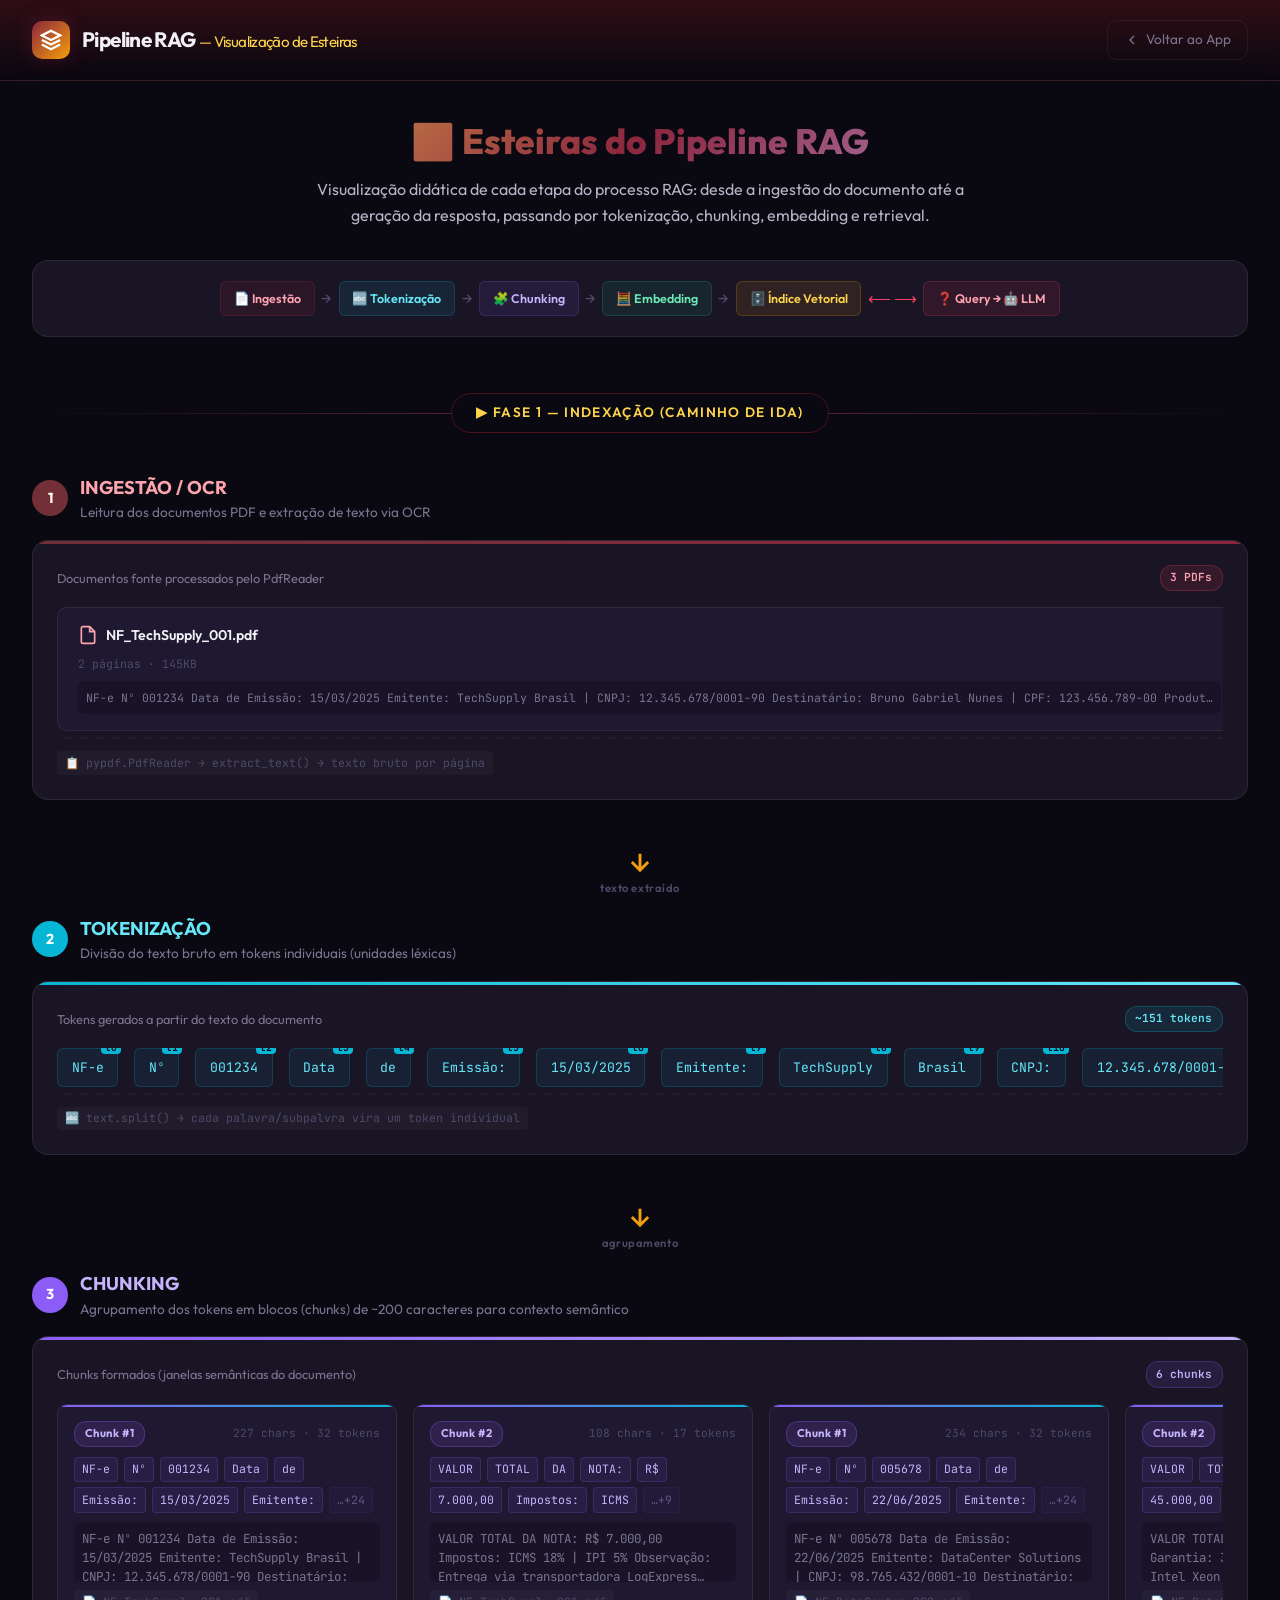
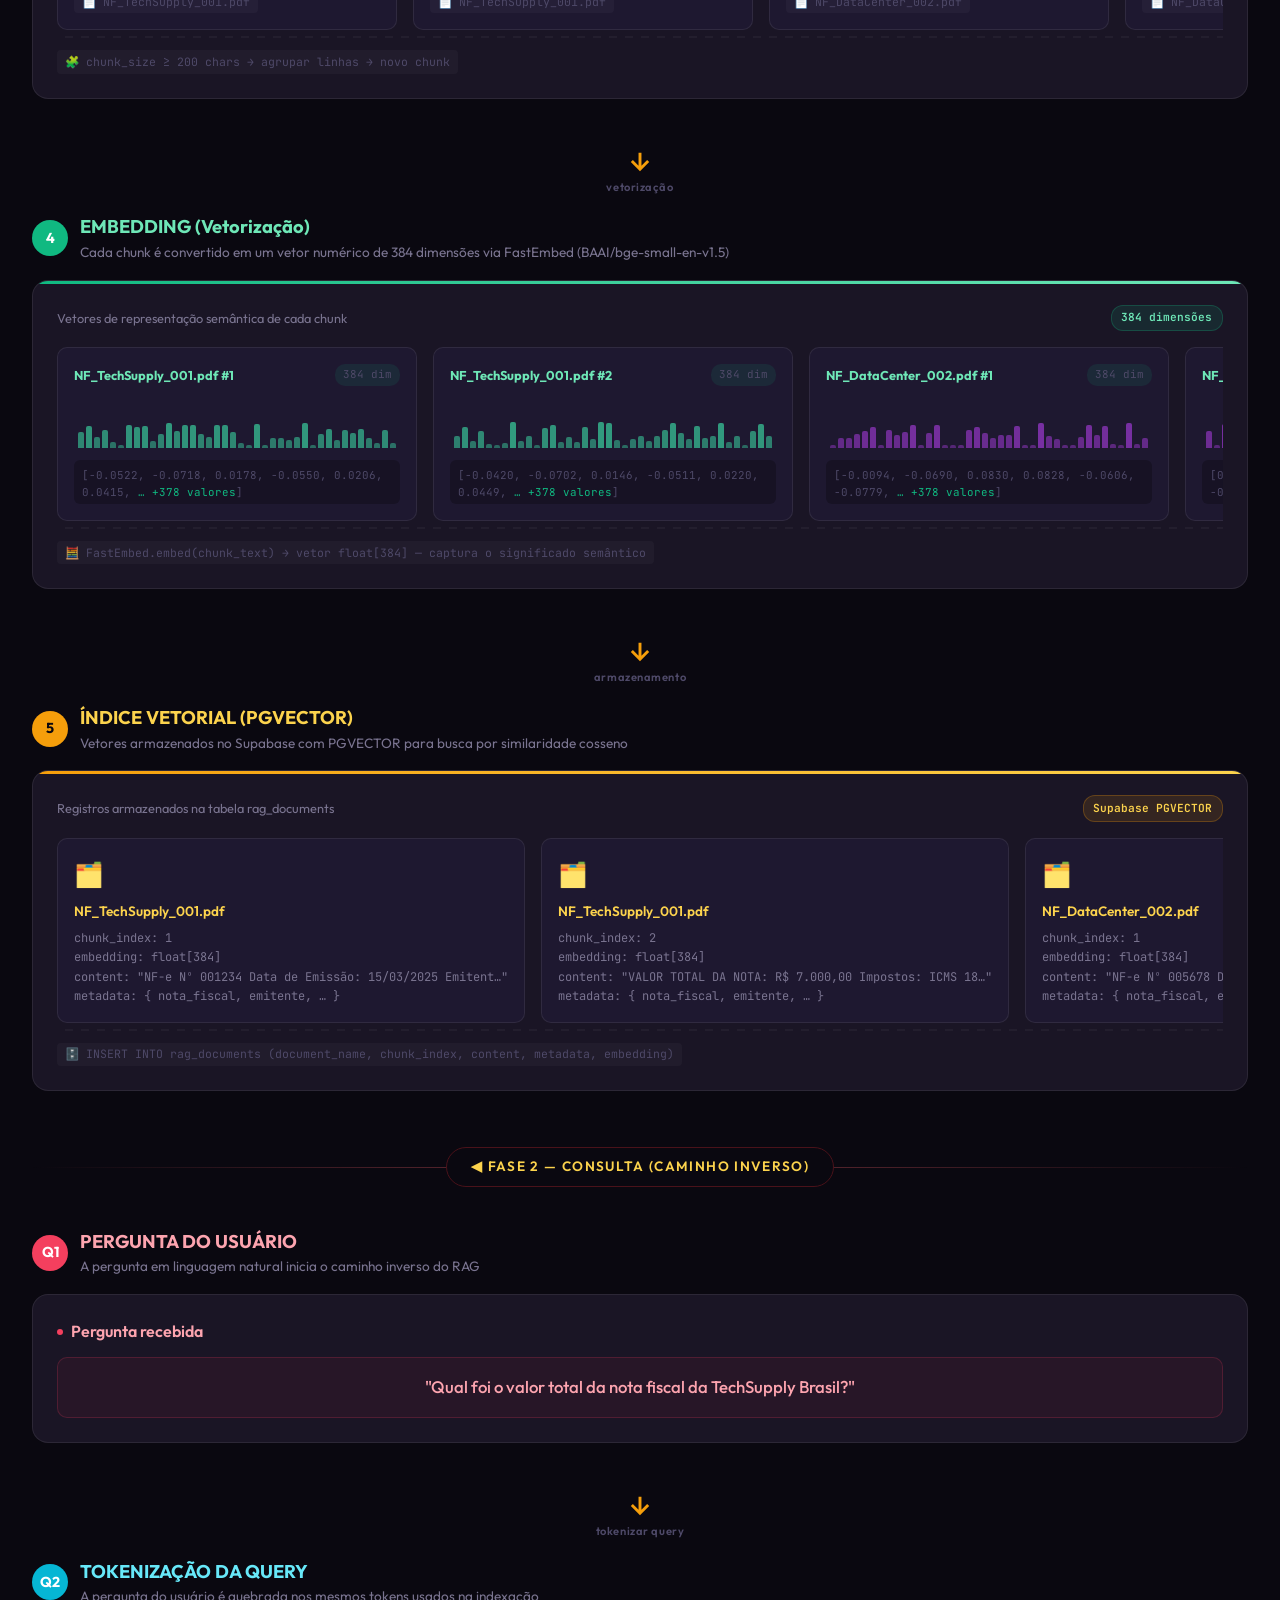
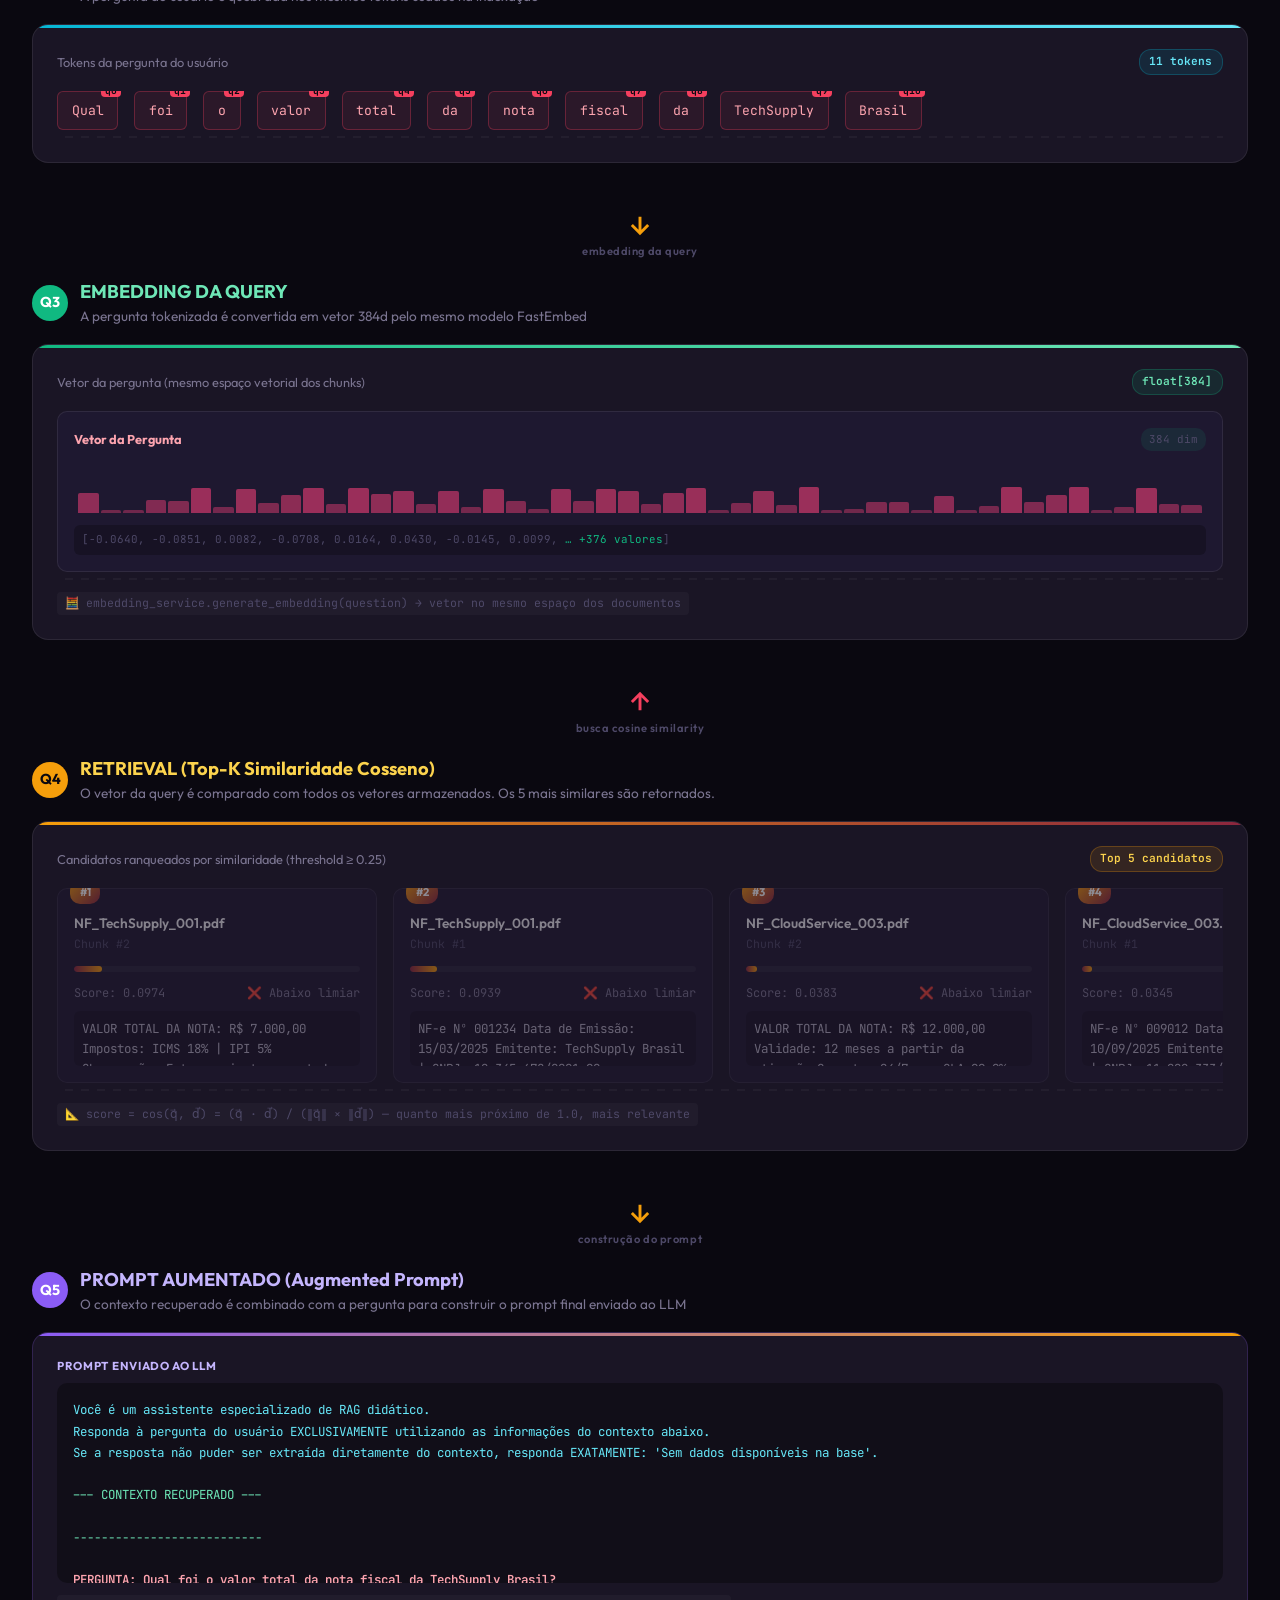
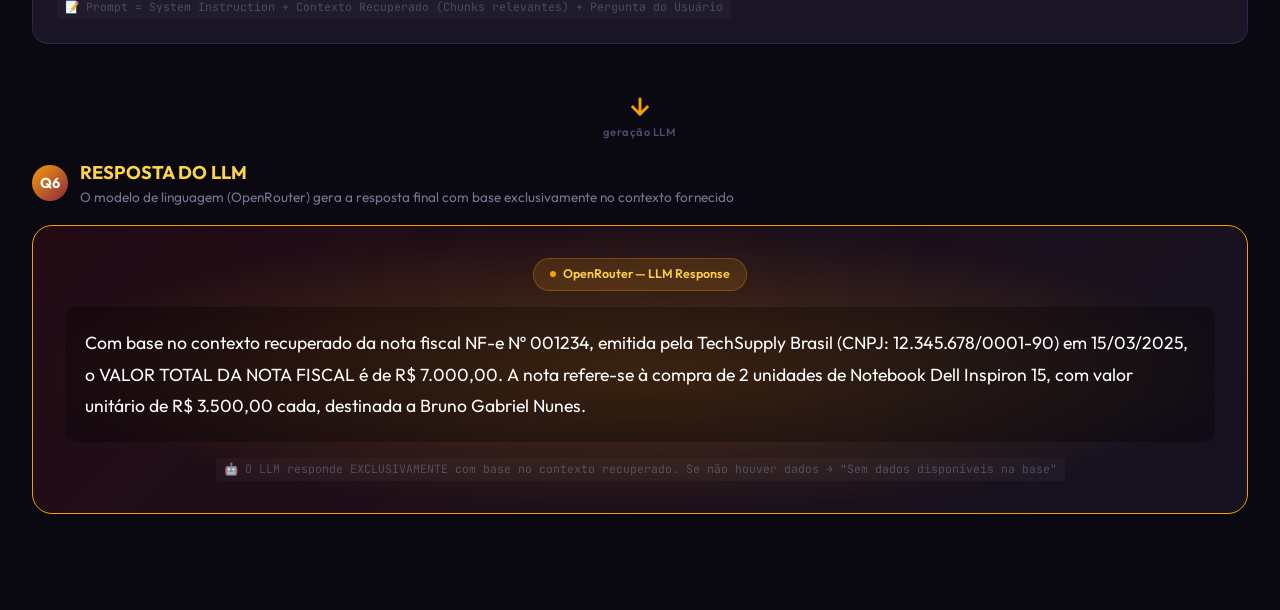
<file: static/pipeline.html>
<!DOCTYPE html>
<html lang="pt-BR">
<head>
    <meta charset="UTF-8">
    <meta name="viewport" content="width=device-width, initial-scale=1.0">
    <title>RAG Pipeline — Visualização de Esteiras | Bruno Gabriel Nunes</title>
    <meta name="description" content="Visualização didática completa do pipeline RAG com esteiras animadas: tokenização, chunks, embeddings, retrieval e geração de resposta.">
    <link href="https://fonts.googleapis.com/css2?family=Outfit:wght@300;400;500;600;700;800&family=JetBrains+Mono:wght@400;500;600&display=swap" rel="stylesheet">
    <style>
        /* ===== DESIGN TOKENS ===== */
        :root {
            --bg-deep: #0A0810;
            --bg-primary: #110E18;
            --bg-card: #1A1525;
            --bg-card-alt: #1E1830;
            --bg-card-hover: #241D36;
            --bg-surface: #0F0C16;

            --wine-primary: #722F37;
            --wine-dark: #4A121A;
            --wine-light: #8B263E;
            --wine-glow: rgba(139, 38, 62, 0.35);

            --gold-primary: #F59E0B;
            --gold-light: #FCD34D;
            --gold-glow: rgba(245, 158, 11, 0.25);

            --cyan-primary: #06B6D4;
            --cyan-light: #67E8F9;
            --cyan-glow: rgba(6, 182, 212, 0.25);

            --emerald-primary: #10B981;
            --emerald-light: #6EE7B7;
            --emerald-glow: rgba(16, 185, 129, 0.2);

            --violet-primary: #8B5CF6;
            --violet-light: #C4B5FD;
            --violet-glow: rgba(139, 92, 246, 0.25);

            --rose-primary: #F43F5E;
            --rose-light: #FDA4AF;
            --rose-glow: rgba(244, 63, 94, 0.2);

            --amber-primary: #F59E0B;

            --text-main: #F1F0F5;
            --text-secondary: #B8B3C7;
            --text-muted: #7A7490;
            --text-dim: #4E4968;

            --border-subtle: rgba(255,255,255,0.06);
            --border-card: rgba(255,255,255,0.08);

            --font-sans: 'Outfit', -apple-system, sans-serif;
            --font-mono: 'JetBrains Mono', monospace;

            --radius-sm: 6px;
            --radius-md: 10px;
            --radius-lg: 16px;
            --radius-xl: 20px;
        }

        * { box-sizing: border-box; margin: 0; padding: 0; }
        html { scroll-behavior: smooth; }
        body {
            background: var(--bg-deep);
            color: var(--text-main);
            font-family: var(--font-sans);
            line-height: 1.6;
            min-height: 100vh;
            overflow-x: hidden;
        }

        /* ===== GLOBAL SCROLLBAR ===== */
        ::-webkit-scrollbar { width: 6px; height: 6px; }
        ::-webkit-scrollbar-track { background: transparent; }
        ::-webkit-scrollbar-thumb { background: var(--wine-dark); border-radius: 3px; }

        /* ===== HEADER ===== */
        .header {
            background: linear-gradient(180deg, rgba(74,18,26,0.6) 0%, transparent 100%);
            border-bottom: 1px solid var(--border-subtle);
            padding: 1.25rem 2rem;
            display: flex;
            align-items: center;
            justify-content: space-between;
            position: sticky;
            top: 0;
            z-index: 100;
            backdrop-filter: blur(20px);
            -webkit-backdrop-filter: blur(20px);
        }

        .header-brand {
            display: flex;
            align-items: center;
            gap: 0.75rem;
        }

        .header-logo {
            width: 38px;
            height: 38px;
            background: linear-gradient(135deg, var(--wine-light), var(--gold-primary));
            border-radius: 10px;
            display: flex;
            align-items: center;
            justify-content: center;
            box-shadow: 0 0 20px var(--wine-glow);
        }

        .header-title {
            font-size: 1.3rem;
            font-weight: 700;
            letter-spacing: -0.03em;
        }

        .header-title span {
            color: var(--gold-light);
            font-weight: 400;
            font-size: 0.95rem;
        }

        .back-link {
            color: var(--text-muted);
            text-decoration: none;
            font-size: 0.85rem;
            display: flex;
            align-items: center;
            gap: 0.4rem;
            transition: color 0.2s;
            padding: 0.5rem 1rem;
            border-radius: var(--radius-md);
            border: 1px solid var(--border-subtle);
        }
        .back-link:hover { color: var(--gold-light); border-color: var(--gold-primary); }

        /* ===== MAIN CONTAINER ===== */
        .main-container {
            max-width: 1440px;
            margin: 0 auto;
            padding: 2rem 2rem 4rem;
        }

        /* ===== SECTION HEADERS ===== */
        .section-header {
            margin-bottom: 2rem;
            text-align: center;
        }

        .section-header h1 {
            font-size: 2.2rem;
            font-weight: 800;
            background: linear-gradient(135deg, var(--gold-light), var(--wine-light), var(--violet-light));
            -webkit-background-clip: text;
            -webkit-text-fill-color: transparent;
            background-clip: text;
            margin-bottom: 0.5rem;
        }

        .section-header p {
            color: var(--text-secondary);
            font-size: 1rem;
            max-width: 700px;
            margin: 0 auto;
        }

        .section-divider {
            text-align: center;
            margin: 3.5rem 0 2.5rem;
            position: relative;
        }

        .section-divider::before {
            content: '';
            position: absolute;
            left: 0;
            right: 0;
            top: 50%;
            height: 1px;
            background: linear-gradient(90deg, transparent, var(--wine-primary), transparent);
        }

        .section-divider .divider-label {
            display: inline-block;
            background: var(--bg-deep);
            padding: 0.5rem 1.5rem;
            position: relative;
            z-index: 1;
            font-size: 0.85rem;
            font-weight: 600;
            color: var(--gold-light);
            letter-spacing: 0.1em;
            text-transform: uppercase;
            border: 1px solid var(--wine-dark);
            border-radius: 20px;
        }

        /* ===== CONVEYOR BELT (ESTEIRA) ===== */
        .conveyor-section {
            margin-bottom: 2rem;
        }

        .conveyor-label {
            display: flex;
            align-items: center;
            gap: 0.75rem;
            margin-bottom: 1rem;
        }

        .conveyor-number {
            width: 36px;
            height: 36px;
            border-radius: 50%;
            display: flex;
            align-items: center;
            justify-content: center;
            font-weight: 700;
            font-size: 0.9rem;
            flex-shrink: 0;
        }

        .conveyor-title {
            font-size: 1.15rem;
            font-weight: 700;
        }

        .conveyor-desc {
            font-size: 0.85rem;
            color: var(--text-muted);
        }

        .conveyor-belt {
            background: var(--bg-card);
            border: 1px solid var(--border-card);
            border-radius: var(--radius-lg);
            overflow: hidden;
            position: relative;
        }

        .conveyor-belt::before {
            content: '';
            position: absolute;
            top: 0;
            left: 0;
            right: 0;
            height: 3px;
            border-radius: var(--radius-lg) var(--radius-lg) 0 0;
        }

        .belt-inner {
            padding: 1.5rem;
        }

        .belt-track {
            display: flex;
            align-items: stretch;
            gap: 1rem;
            overflow-x: auto;
            padding-bottom: 0.5rem;
        }

        .belt-track::-webkit-scrollbar { height: 4px; }
        .belt-track::-webkit-scrollbar-thumb { background: var(--wine-dark); border-radius: 2px; }

        /* ===== FLOW ARROWS BETWEEN SECTIONS ===== */
        .flow-connector {
            display: flex;
            align-items: center;
            justify-content: center;
            padding: 1rem 0;
        }

        .flow-arrow {
            display: flex;
            flex-direction: column;
            align-items: center;
            gap: 0.25rem;
            color: var(--gold-primary);
            animation: pulseArrow 2s ease-in-out infinite;
        }

        @keyframes pulseArrow {
            0%, 100% { opacity: 0.5; transform: translateY(0); }
            50% { opacity: 1; transform: translateY(4px); }
        }

        .flow-arrow svg { width: 28px; height: 28px; }
        .flow-arrow span {
            font-size: 0.7rem;
            font-weight: 600;
            color: var(--text-dim);
            letter-spacing: 0.05em;
        }

        /* ===== TOKEN ITEMS ===== */
        .token-item {
            background: rgba(6, 182, 212, 0.08);
            border: 1px solid rgba(6, 182, 212, 0.2);
            padding: 0.5rem 0.85rem;
            border-radius: var(--radius-sm);
            font-family: var(--font-mono);
            font-size: 0.82rem;
            color: var(--cyan-light);
            white-space: nowrap;
            flex-shrink: 0;
            transition: all 0.25s;
            cursor: default;
            position: relative;
        }

        .token-item:hover {
            background: rgba(6, 182, 212, 0.18);
            border-color: var(--cyan-primary);
            transform: translateY(-2px);
            box-shadow: 0 4px 12px var(--cyan-glow);
        }

        .token-item .token-id {
            position: absolute;
            top: -8px;
            right: -4px;
            background: var(--cyan-primary);
            color: var(--bg-deep);
            font-size: 0.6rem;
            font-weight: 700;
            padding: 0 4px;
            border-radius: 4px;
            line-height: 1.4;
        }

        /* ===== CHUNK CARDS ===== */
        .chunk-card {
            background: var(--bg-card-alt);
            border: 1px solid var(--border-card);
            border-radius: var(--radius-md);
            padding: 1rem;
            min-width: 280px;
            max-width: 340px;
            flex-shrink: 0;
            transition: all 0.3s;
            position: relative;
            overflow: hidden;
        }

        .chunk-card::before {
            content: '';
            position: absolute;
            top: 0;
            left: 0;
            right: 0;
            height: 2px;
        }

        .chunk-card:hover {
            border-color: var(--violet-primary);
            transform: translateY(-3px);
            box-shadow: 0 8px 24px var(--violet-glow);
        }

        .chunk-header {
            display: flex;
            align-items: center;
            justify-content: space-between;
            margin-bottom: 0.6rem;
        }

        .chunk-badge {
            font-size: 0.7rem;
            font-weight: 700;
            padding: 0.2rem 0.6rem;
            border-radius: 12px;
            letter-spacing: 0.05em;
        }

        .chunk-size {
            font-size: 0.7rem;
            color: var(--text-dim);
            font-family: var(--font-mono);
        }

        .chunk-tokens {
            display: flex;
            flex-wrap: wrap;
            gap: 0.35rem;
            margin-bottom: 0.6rem;
        }

        .chunk-tokens .mini-token {
            font-family: var(--font-mono);
            font-size: 0.72rem;
            padding: 0.15rem 0.45rem;
            border-radius: 4px;
            background: rgba(139, 92, 246, 0.1);
            border: 1px solid rgba(139, 92, 246, 0.2);
            color: var(--violet-light);
        }

        .chunk-text-preview {
            font-size: 0.78rem;
            color: var(--text-muted);
            font-family: var(--font-mono);
            line-height: 1.5;
            max-height: 60px;
            overflow: hidden;
            text-overflow: ellipsis;
            background: rgba(0,0,0,0.2);
            padding: 0.5rem;
            border-radius: var(--radius-sm);
        }

        /* ===== EMBEDDING VECTOR CARDS ===== */
        .vector-card {
            background: var(--bg-card-alt);
            border: 1px solid var(--border-card);
            border-radius: var(--radius-md);
            padding: 1rem;
            min-width: 300px;
            max-width: 360px;
            flex-shrink: 0;
            transition: all 0.3s;
            position: relative;
        }

        .vector-card:hover {
            border-color: var(--emerald-primary);
            transform: translateY(-3px);
            box-shadow: 0 8px 24px var(--emerald-glow);
        }

        .vector-header {
            display: flex;
            align-items: center;
            justify-content: space-between;
            margin-bottom: 0.75rem;
        }

        .vector-label {
            font-size: 0.8rem;
            font-weight: 700;
            color: var(--emerald-light);
        }

        .vector-dim {
            font-size: 0.68rem;
            font-family: var(--font-mono);
            color: var(--text-dim);
            background: rgba(16, 185, 129, 0.1);
            padding: 0.15rem 0.5rem;
            border-radius: 10px;
        }

        .vector-bars {
            display: flex;
            align-items: flex-end;
            gap: 2px;
            height: 50px;
            margin-bottom: 0.75rem;
            padding: 0 0.25rem;
        }

        .v-bar {
            flex: 1;
            min-width: 3px;
            border-radius: 2px 2px 0 0;
            transition: height 0.5s ease;
        }

        .vector-values {
            font-family: var(--font-mono);
            font-size: 0.68rem;
            color: var(--text-dim);
            line-height: 1.6;
            max-height: 44px;
            overflow: hidden;
            word-break: break-all;
            background: rgba(0,0,0,0.25);
            padding: 0.4rem 0.5rem;
            border-radius: var(--radius-sm);
        }

        .vector-values .ellipsis {
            color: var(--emerald-primary);
        }

        /* ===== STORAGE CARD ===== */
        .storage-card {
            background: var(--bg-card-alt);
            border: 1px solid var(--border-card);
            border-radius: var(--radius-md);
            padding: 1rem;
            min-width: 260px;
            flex-shrink: 0;
            transition: all 0.3s;
        }

        .storage-card:hover {
            border-color: var(--gold-primary);
            transform: translateY(-3px);
            box-shadow: 0 8px 24px var(--gold-glow);
        }

        .storage-icon {
            font-size: 1.5rem;
            margin-bottom: 0.5rem;
        }

        .storage-label {
            font-size: 0.85rem;
            font-weight: 600;
            color: var(--gold-light);
            margin-bottom: 0.4rem;
        }

        .storage-detail {
            font-size: 0.75rem;
            color: var(--text-muted);
            font-family: var(--font-mono);
        }

        /* ===== REVERSE PATH (QUERY) ===== */
        .query-demo-box {
            background: var(--bg-card);
            border: 1px solid var(--border-card);
            border-radius: var(--radius-lg);
            padding: 1.5rem;
            margin-bottom: 1.5rem;
        }

        .query-demo-title {
            font-size: 1rem;
            font-weight: 600;
            color: var(--rose-light);
            margin-bottom: 0.75rem;
            display: flex;
            align-items: center;
            gap: 0.5rem;
        }

        .query-text-display {
            background: rgba(244, 63, 94, 0.06);
            border: 1px solid rgba(244, 63, 94, 0.2);
            padding: 1rem;
            border-radius: var(--radius-md);
            font-size: 1.05rem;
            color: var(--rose-light);
            font-weight: 500;
            text-align: center;
        }

        /* ===== SIMILARITY MATCH CARDS ===== */
        .match-card {
            background: var(--bg-card-alt);
            border: 1px solid var(--border-card);
            border-radius: var(--radius-md);
            padding: 1rem;
            min-width: 280px;
            max-width: 320px;
            flex-shrink: 0;
            transition: all 0.3s;
            position: relative;
        }

        .match-card:hover {
            border-color: var(--gold-primary);
            transform: translateY(-3px);
            box-shadow: 0 8px 24px var(--gold-glow);
        }

        .match-rank {
            position: absolute;
            top: -8px;
            left: 12px;
            background: linear-gradient(135deg, var(--gold-primary), var(--wine-light));
            color: white;
            font-size: 0.7rem;
            font-weight: 700;
            padding: 0.15rem 0.6rem;
            border-radius: 10px;
        }

        .match-score-bar {
            height: 6px;
            background: rgba(255,255,255,0.05);
            border-radius: 3px;
            margin: 0.75rem 0;
            overflow: hidden;
        }

        .match-score-fill {
            height: 100%;
            border-radius: 3px;
            background: linear-gradient(90deg, var(--wine-light), var(--gold-primary));
            transition: width 1s ease;
        }

        .match-meta {
            display: flex;
            justify-content: space-between;
            font-size: 0.75rem;
            color: var(--text-muted);
            font-family: var(--font-mono);
        }

        .match-content {
            font-size: 0.78rem;
            color: var(--text-secondary);
            font-family: var(--font-mono);
            background: rgba(0,0,0,0.2);
            padding: 0.5rem;
            border-radius: var(--radius-sm);
            max-height: 55px;
            overflow: hidden;
            margin-top: 0.5rem;
        }

        /* ===== PROMPT AUGMENTED ===== */
        .prompt-card {
            background: var(--bg-card);
            border: 1px solid rgba(139, 92, 246, 0.2);
            border-radius: var(--radius-lg);
            padding: 1.5rem;
            position: relative;
            overflow: hidden;
        }

        .prompt-card::before {
            content: '';
            position: absolute;
            top: 0;
            left: 0;
            right: 0;
            height: 3px;
            background: linear-gradient(90deg, var(--violet-primary), var(--gold-primary));
        }

        .prompt-section-label {
            font-size: 0.72rem;
            font-weight: 700;
            color: var(--violet-light);
            letter-spacing: 0.06em;
            text-transform: uppercase;
            margin-bottom: 0.5rem;
        }

        .prompt-block {
            font-family: var(--font-mono);
            font-size: 0.78rem;
            line-height: 1.7;
            background: rgba(0,0,0,0.35);
            padding: 1rem;
            border-radius: var(--radius-md);
            color: var(--text-secondary);
            max-height: 200px;
            overflow-y: auto;
            white-space: pre-wrap;
            word-break: break-word;
        }

        .prompt-block .hl-system { color: var(--cyan-light); }
        .prompt-block .hl-context { color: var(--emerald-light); }
        .prompt-block .hl-question { color: var(--rose-light); font-weight: 600; }

        /* ===== LLM RESPONSE ===== */
        .llm-response-card {
            background: linear-gradient(135deg, rgba(74,18,26,0.4), rgba(26,21,37,0.8));
            border: 1px solid var(--gold-primary);
            border-radius: var(--radius-xl);
            padding: 2rem;
            text-align: center;
            position: relative;
            overflow: hidden;
        }

        .llm-response-card::before {
            content: '';
            position: absolute;
            inset: 0;
            background: radial-gradient(ellipse at center, var(--gold-glow), transparent 70%);
            pointer-events: none;
        }

        .llm-badge {
            display: inline-flex;
            align-items: center;
            gap: 0.4rem;
            background: rgba(245, 158, 11, 0.15);
            border: 1px solid rgba(245, 158, 11, 0.3);
            padding: 0.35rem 1rem;
            border-radius: 20px;
            font-size: 0.78rem;
            font-weight: 600;
            color: var(--gold-light);
            margin-bottom: 1rem;
        }

        .llm-response-text {
            font-size: 1.1rem;
            color: white;
            line-height: 1.8;
            padding: 1.25rem;
            background: rgba(0,0,0,0.3);
            border-radius: var(--radius-md);
            text-align: left;
            position: relative;
            z-index: 1;
        }

        /* ===== INFO TOOLTIP/LABEL ===== */
        .info-label {
            display: inline-flex;
            align-items: center;
            gap: 0.3rem;
            font-size: 0.72rem;
            color: var(--text-dim);
            font-family: var(--font-mono);
            padding: 0.15rem 0.5rem;
            background: rgba(255,255,255,0.03);
            border-radius: 4px;
            margin-top: 0.75rem;
        }

        /* ===== ANIMATED DECORATIONS ===== */
        @keyframes slideInUp {
            from { opacity: 0; transform: translateY(30px); }
            to { opacity: 1; transform: translateY(0); }
        }

        .animate-in {
            animation: slideInUp 0.6s ease forwards;
        }

        .conveyor-section:nth-child(1) { animation-delay: 0.1s; }
        .conveyor-section:nth-child(2) { animation-delay: 0.2s; }
        .conveyor-section:nth-child(3) { animation-delay: 0.3s; }

        /* ===== COLOR THEMES PER STEP ===== */
        .theme-ingest .conveyor-number { background: var(--wine-primary); color: white; }
        .theme-ingest .conveyor-belt::before { background: linear-gradient(90deg, var(--wine-primary), var(--wine-light)); }
        .theme-ingest .conveyor-title { color: var(--rose-light); }

        .theme-token .conveyor-number { background: var(--cyan-primary); color: white; }
        .theme-token .conveyor-belt::before { background: linear-gradient(90deg, var(--cyan-primary), var(--cyan-light)); }
        .theme-token .conveyor-title { color: var(--cyan-light); }

        .theme-chunk .conveyor-number { background: var(--violet-primary); color: white; }
        .theme-chunk .conveyor-belt::before { background: linear-gradient(90deg, var(--violet-primary), var(--violet-light)); }
        .theme-chunk .conveyor-title { color: var(--violet-light); }
        .theme-chunk .chunk-card::before { background: linear-gradient(90deg, var(--violet-primary), var(--cyan-primary)); }
        .theme-chunk .chunk-badge { background: rgba(139,92,246,0.15); color: var(--violet-light); border: 1px solid rgba(139,92,246,0.3); }

        .theme-embed .conveyor-number { background: var(--emerald-primary); color: white; }
        .theme-embed .conveyor-belt::before { background: linear-gradient(90deg, var(--emerald-primary), var(--emerald-light)); }
        .theme-embed .conveyor-title { color: var(--emerald-light); }

        .theme-store .conveyor-number { background: var(--gold-primary); color: var(--bg-deep); }
        .theme-store .conveyor-belt::before { background: linear-gradient(90deg, var(--gold-primary), var(--gold-light)); }
        .theme-store .conveyor-title { color: var(--gold-light); }

        .theme-query .conveyor-number { background: var(--rose-primary); color: white; }
        .theme-query .conveyor-belt::before { background: linear-gradient(90deg, var(--rose-primary), var(--rose-light)); }
        .theme-query .conveyor-title { color: var(--rose-light); }

        .theme-retrieval .conveyor-number { background: var(--gold-primary); color: var(--bg-deep); }
        .theme-retrieval .conveyor-belt::before { background: linear-gradient(90deg, var(--gold-primary), var(--wine-light)); }
        .theme-retrieval .conveyor-title { color: var(--gold-light); }

        .theme-prompt .conveyor-number { background: var(--violet-primary); color: white; }
        .theme-prompt .conveyor-belt::before { background: linear-gradient(90deg, var(--violet-primary), var(--gold-primary)); }
        .theme-prompt .conveyor-title { color: var(--violet-light); }

        .theme-llm .conveyor-number { background: linear-gradient(135deg, var(--gold-primary), var(--wine-light)); color: white; }
        .theme-llm .conveyor-belt::before { background: linear-gradient(90deg, var(--gold-primary), var(--wine-light), var(--violet-primary)); }
        .theme-llm .conveyor-title { color: var(--gold-light); }

        /* ===== DATA PILL ===== */
        .data-pill {
            display: inline-flex;
            align-items: center;
            gap: 0.3rem;
            padding: 0.2rem 0.6rem;
            border-radius: 12px;
            font-size: 0.7rem;
            font-weight: 600;
            font-family: var(--font-mono);
        }

        .pill-cyan { background: rgba(6,182,212,0.12); color: var(--cyan-light); border: 1px solid rgba(6,182,212,0.25); }
        .pill-violet { background: rgba(139,92,246,0.12); color: var(--violet-light); border: 1px solid rgba(139,92,246,0.25); }
        .pill-emerald { background: rgba(16,185,129,0.12); color: var(--emerald-light); border: 1px solid rgba(16,185,129,0.25); }
        .pill-gold { background: rgba(245,158,11,0.12); color: var(--gold-light); border: 1px solid rgba(245,158,11,0.25); }
        .pill-rose { background: rgba(244,63,94,0.12); color: var(--rose-light); border: 1px solid rgba(244,63,94,0.25); }

        /* ===== DOCUMENT SOURCE ===== */
        .doc-source {
            background: var(--bg-card-alt);
            border: 1px solid var(--border-card);
            border-radius: var(--radius-md);
            padding: 1rem 1.25rem;
            min-width: 260px;
            flex-shrink: 0;
            transition: all 0.3s;
        }

        .doc-source:hover {
            border-color: var(--wine-light);
            box-shadow: 0 4px 16px var(--wine-glow);
        }

        .doc-source-icon {
            display: flex;
            align-items: center;
            gap: 0.5rem;
            margin-bottom: 0.5rem;
        }

        .doc-source-icon svg {
            color: var(--rose-light);
        }

        .doc-source-name {
            font-size: 0.88rem;
            font-weight: 600;
            color: var(--text-main);
        }

        .doc-source-meta {
            font-size: 0.72rem;
            color: var(--text-dim);
            font-family: var(--font-mono);
            margin-top: 0.3rem;
        }

        .doc-text-snippet {
            font-family: var(--font-mono);
            font-size: 0.72rem;
            color: var(--text-muted);
            background: rgba(0,0,0,0.2);
            padding: 0.5rem;
            border-radius: var(--radius-sm);
            max-height: 75px;
            overflow: hidden;
            margin-top: 0.5rem;
            line-height: 1.5;
        }

        /* ===== REVERSE ARROW ===== */
        .reverse-flow-arrow {
            color: var(--rose-primary);
        }

        .reverse-flow-arrow svg {
            transform: rotate(180deg);
        }

        /* ===== FULL PIPELINE OVERVIEW ===== */
        .pipeline-overview {
            display: flex;
            align-items: center;
            justify-content: center;
            gap: 0.4rem;
            flex-wrap: wrap;
            padding: 1.25rem;
            background: var(--bg-card);
            border: 1px solid var(--border-card);
            border-radius: var(--radius-lg);
            margin-bottom: 2.5rem;
        }

        .po-step {
            display: flex;
            align-items: center;
            gap: 0.4rem;
            padding: 0.4rem 0.8rem;
            border-radius: var(--radius-sm);
            font-size: 0.78rem;
            font-weight: 600;
            cursor: default;
            transition: all 0.2s;
        }

        .po-step:hover { transform: scale(1.05); }

        .po-arrow {
            color: var(--text-dim);
            font-size: 1rem;
        }

        .po-ingest { background: rgba(139,38,62,0.15); color: var(--rose-light); border: 1px solid rgba(139,38,62,0.3); }
        .po-token { background: rgba(6,182,212,0.1); color: var(--cyan-light); border: 1px solid rgba(6,182,212,0.2); }
        .po-chunk { background: rgba(139,92,246,0.1); color: var(--violet-light); border: 1px solid rgba(139,92,246,0.2); }
        .po-embed { background: rgba(16,185,129,0.1); color: var(--emerald-light); border: 1px solid rgba(16,185,129,0.2); }
        .po-store { background: rgba(245,158,11,0.1); color: var(--gold-light); border: 1px solid rgba(245,158,11,0.2); }

        /* ===== BELT HEADER ===== */
        .belt-header {
            display: flex;
            align-items: center;
            justify-content: space-between;
            margin-bottom: 1rem;
        }

        .belt-subtitle {
            font-size: 0.8rem;
            color: var(--text-muted);
        }

        /* ===== RESPONSIVE ===== */
        @media (max-width: 768px) {
            .header { padding: 1rem; flex-direction: column; gap: 0.75rem; }
            .main-container { padding: 1rem 1rem 3rem; }
            .section-header h1 { font-size: 1.5rem; }
            .pipeline-overview { padding: 1rem; }
            .po-step { font-size: 0.7rem; padding: 0.3rem 0.5rem; }
        }

        /* ===== CONVEYOR BELT ANIMATION ===== */
        .belt-track {
            position: relative;
        }

        .belt-track::after {
            content: '';
            position: absolute;
            bottom: 0;
            left: 0;
            right: 0;
            height: 2px;
            background: repeating-linear-gradient(
                90deg,
                transparent,
                transparent 8px,
                rgba(255,255,255,0.04) 8px,
                rgba(255,255,255,0.04) 16px
            );
            animation: beltMove 2s linear infinite;
        }

        @keyframes beltMove {
            from { background-position: 0 0; }
            to { background-position: 32px 0; }
        }

        /* ===== GLOWING DOT ===== */
        .glow-dot {
            width: 6px;
            height: 6px;
            border-radius: 50%;
            display: inline-block;
            animation: glowPulse 1.5s ease-in-out infinite;
        }

        @keyframes glowPulse {
            0%, 100% { box-shadow: 0 0 4px currentColor; opacity: 0.6; }
            50% { box-shadow: 0 0 12px currentColor; opacity: 1; }
        }
    </style>
</head>
<body>

<!-- ===== HEADER ===== -->
<header class="header">
    <div class="header-brand">
        <div class="header-logo">
            <svg width="22" height="22" viewBox="0 0 24 24" fill="none" stroke="white" stroke-width="2.5">
                <path d="M12 2L2 7l10 5 10-5-10-5zM2 17l10 5 10-5M2 12l10 5 10-5"/>
            </svg>
        </div>
        <div class="header-title">
            Pipeline RAG <span>— Visualização de Esteiras</span>
        </div>
    </div>
    <a href="/" class="back-link">
        <svg width="16" height="16" viewBox="0 0 24 24" fill="none" stroke="currentColor" stroke-width="2"><polyline points="15 18 9 12 15 6"/></svg>
        Voltar ao App
    </a>
</header>

<!-- ===== MAIN ===== -->
<div class="main-container">

    <!-- HERO -->
    <div class="section-header">
        <h1>🔄 Esteiras do Pipeline RAG</h1>
        <p>Visualização didática de cada etapa do processo RAG: desde a ingestão do documento até a geração da resposta, passando por tokenização, chunking, embedding e retrieval.</p>
    </div>

    <!-- PIPELINE OVERVIEW -->
    <div class="pipeline-overview">
        <div class="po-step po-ingest">📄 Ingestão</div>
        <span class="po-arrow">→</span>
        <div class="po-step po-token">🔤 Tokenização</div>
        <span class="po-arrow">→</span>
        <div class="po-step po-chunk">🧩 Chunking</div>
        <span class="po-arrow">→</span>
        <div class="po-step po-embed">🧮 Embedding</div>
        <span class="po-arrow">→</span>
        <div class="po-step po-store">🗄️ Índice Vetorial</div>
        <span class="po-arrow" style="color:var(--rose-primary);">⟵ ⟶</span>
        <div class="po-step" style="background:rgba(244,63,94,0.1); color:var(--rose-light); border:1px solid rgba(244,63,94,0.2);">❓ Query → 🤖 LLM</div>
    </div>

    <!-- ========================================= -->
    <!--  PARTE 1: ESTEIRA DE INDEXAÇÃO (IDA)      -->
    <!-- ========================================= -->
    <div class="section-divider">
        <span class="divider-label">▶ Fase 1 — Indexação (Caminho de Ida)</span>
    </div>

    <!-- STEP 1: INGESTÃO / OCR -->
    <div class="conveyor-section theme-ingest animate-in" id="s-ingest">
        <div class="conveyor-label">
            <div class="conveyor-number">1</div>
            <div>
                <div class="conveyor-title">INGESTÃO / OCR</div>
                <div class="conveyor-desc">Leitura dos documentos PDF e extração de texto via OCR</div>
            </div>
        </div>
        <div class="conveyor-belt">
            <div class="belt-inner">
                <div class="belt-header">
                    <span class="belt-subtitle">Documentos fonte processados pelo PdfReader</span>
                    <span class="data-pill pill-rose">3 PDFs</span>
                </div>
                <div class="belt-track" id="ingest-track">
                    <!-- JS populated -->
                </div>
                <div class="info-label">📋 pypdf.PdfReader → extract_text() → texto bruto por página</div>
            </div>
        </div>
    </div>

    <!-- FLOW ARROW -->
    <div class="flow-connector">
        <div class="flow-arrow">
            <svg viewBox="0 0 24 24" fill="none" stroke="currentColor" stroke-width="2.5"><path d="M12 5v14M19 12l-7 7-7-7"/></svg>
            <span>texto extraído</span>
        </div>
    </div>

    <!-- STEP 2: TOKENIZAÇÃO -->
    <div class="conveyor-section theme-token animate-in" id="s-token">
        <div class="conveyor-label">
            <div class="conveyor-number">2</div>
            <div>
                <div class="conveyor-title">TOKENIZAÇÃO</div>
                <div class="conveyor-desc">Divisão do texto bruto em tokens individuais (unidades léxicas)</div>
            </div>
        </div>
        <div class="conveyor-belt">
            <div class="belt-inner">
                <div class="belt-header">
                    <span class="belt-subtitle">Tokens gerados a partir do texto do documento</span>
                    <span class="data-pill pill-cyan" id="token-count-pill">~42 tokens</span>
                </div>
                <div class="belt-track" id="token-track">
                    <!-- JS populated -->
                </div>
                <div class="info-label">🔤 text.split() → cada palavra/subpalvra vira um token individual</div>
            </div>
        </div>
    </div>

    <!-- FLOW ARROW -->
    <div class="flow-connector">
        <div class="flow-arrow">
            <svg viewBox="0 0 24 24" fill="none" stroke="currentColor" stroke-width="2.5"><path d="M12 5v14M19 12l-7 7-7-7"/></svg>
            <span>agrupamento</span>
        </div>
    </div>

    <!-- STEP 3: CHUNKING -->
    <div class="conveyor-section theme-chunk animate-in" id="s-chunk">
        <div class="conveyor-label">
            <div class="conveyor-number">3</div>
            <div>
                <div class="conveyor-title">CHUNKING</div>
                <div class="conveyor-desc">Agrupamento dos tokens em blocos (chunks) de ~200 caracteres para contexto semântico</div>
            </div>
        </div>
        <div class="conveyor-belt">
            <div class="belt-inner">
                <div class="belt-header">
                    <span class="belt-subtitle">Chunks formados (janelas semânticas do documento)</span>
                    <span class="data-pill pill-violet" id="chunk-count-pill">3 chunks</span>
                </div>
                <div class="belt-track" id="chunk-track">
                    <!-- JS populated -->
                </div>
                <div class="info-label">🧩 chunk_size ≥ 200 chars → agrupar linhas → novo chunk</div>
            </div>
        </div>
    </div>

    <!-- FLOW ARROW -->
    <div class="flow-connector">
        <div class="flow-arrow">
            <svg viewBox="0 0 24 24" fill="none" stroke="currentColor" stroke-width="2.5"><path d="M12 5v14M19 12l-7 7-7-7"/></svg>
            <span>vetorização</span>
        </div>
    </div>

    <!-- STEP 4: EMBEDDING -->
    <div class="conveyor-section theme-embed animate-in" id="s-embed">
        <div class="conveyor-label">
            <div class="conveyor-number">4</div>
            <div>
                <div class="conveyor-title">EMBEDDING (Vetorização)</div>
                <div class="conveyor-desc">Cada chunk é convertido em um vetor numérico de 384 dimensões via FastEmbed (BAAI/bge-small-en-v1.5)</div>
            </div>
        </div>
        <div class="conveyor-belt">
            <div class="belt-inner">
                <div class="belt-header">
                    <span class="belt-subtitle">Vetores de representação semântica de cada chunk</span>
                    <span class="data-pill pill-emerald">384 dimensões</span>
                </div>
                <div class="belt-track" id="embed-track">
                    <!-- JS populated -->
                </div>
                <div class="info-label">🧮 FastEmbed.embed(chunk_text) → vetor float[384] — captura o significado semântico</div>
            </div>
        </div>
    </div>

    <!-- FLOW ARROW -->
    <div class="flow-connector">
        <div class="flow-arrow">
            <svg viewBox="0 0 24 24" fill="none" stroke="currentColor" stroke-width="2.5"><path d="M12 5v14M19 12l-7 7-7-7"/></svg>
            <span>armazenamento</span>
        </div>
    </div>

    <!-- STEP 5: ÍNDICE VETORIAL -->
    <div class="conveyor-section theme-store animate-in" id="s-store">
        <div class="conveyor-label">
            <div class="conveyor-number">5</div>
            <div>
                <div class="conveyor-title">ÍNDICE VETORIAL (PGVECTOR)</div>
                <div class="conveyor-desc">Vetores armazenados no Supabase com PGVECTOR para busca por similaridade cosseno</div>
            </div>
        </div>
        <div class="conveyor-belt">
            <div class="belt-inner">
                <div class="belt-header">
                    <span class="belt-subtitle">Registros armazenados na tabela rag_documents</span>
                    <span class="data-pill pill-gold">Supabase PGVECTOR</span>
                </div>
                <div class="belt-track" id="store-track">
                    <!-- JS populated -->
                </div>
                <div class="info-label">🗄️ INSERT INTO rag_documents (document_name, chunk_index, content, metadata, embedding)</div>
            </div>
        </div>
    </div>

    <!-- ========================================= -->
    <!--  PARTE 2: ESTEIRA DE CONSULTA (VOLTA)     -->
    <!-- ========================================= -->
    <div class="section-divider">
        <span class="divider-label">◀ Fase 2 — Consulta (Caminho Inverso)</span>
    </div>

    <!-- STEP Q1: PERGUNTA -->
    <div class="conveyor-section theme-query animate-in" id="s-query">
        <div class="conveyor-label">
            <div class="conveyor-number">Q1</div>
            <div>
                <div class="conveyor-title">PERGUNTA DO USUÁRIO</div>
                <div class="conveyor-desc">A pergunta em linguagem natural inicia o caminho inverso do RAG</div>
            </div>
        </div>
        <div class="query-demo-box">
            <div class="query-demo-title">
                <span class="glow-dot" style="background:var(--rose-primary); color:var(--rose-primary);"></span>
                Pergunta recebida
            </div>
            <div class="query-text-display">
                "Qual foi o valor total da nota fiscal da TechSupply Brasil?"
            </div>
        </div>
    </div>

    <!-- FLOW ARROW -->
    <div class="flow-connector">
        <div class="flow-arrow">
            <svg viewBox="0 0 24 24" fill="none" stroke="currentColor" stroke-width="2.5"><path d="M12 5v14M19 12l-7 7-7-7"/></svg>
            <span>tokenizar query</span>
        </div>
    </div>

    <!-- STEP Q2: TOKENIZAÇÃO DA QUERY -->
    <div class="conveyor-section theme-token animate-in" id="s-query-token">
        <div class="conveyor-label">
            <div class="conveyor-number">Q2</div>
            <div>
                <div class="conveyor-title">TOKENIZAÇÃO DA QUERY</div>
                <div class="conveyor-desc">A pergunta do usuário é quebrada nos mesmos tokens usados na indexação</div>
            </div>
        </div>
        <div class="conveyor-belt">
            <div class="belt-inner">
                <div class="belt-header">
                    <span class="belt-subtitle">Tokens da pergunta do usuário</span>
                    <span class="data-pill pill-cyan" id="query-token-pill">~12 tokens</span>
                </div>
                <div class="belt-track" id="query-token-track">
                    <!-- JS populated -->
                </div>
            </div>
        </div>
    </div>

    <!-- FLOW ARROW -->
    <div class="flow-connector">
        <div class="flow-arrow">
            <svg viewBox="0 0 24 24" fill="none" stroke="currentColor" stroke-width="2.5"><path d="M12 5v14M19 12l-7 7-7-7"/></svg>
            <span>embedding da query</span>
        </div>
    </div>

    <!-- STEP Q3: EMBEDDING DA QUERY -->
    <div class="conveyor-section theme-embed animate-in" id="s-query-embed">
        <div class="conveyor-label">
            <div class="conveyor-number">Q3</div>
            <div>
                <div class="conveyor-title">EMBEDDING DA QUERY</div>
                <div class="conveyor-desc">A pergunta tokenizada é convertida em vetor 384d pelo mesmo modelo FastEmbed</div>
            </div>
        </div>
        <div class="conveyor-belt">
            <div class="belt-inner">
                <div class="belt-header">
                    <span class="belt-subtitle">Vetor da pergunta (mesmo espaço vetorial dos chunks)</span>
                    <span class="data-pill pill-emerald">float[384]</span>
                </div>
                <div class="belt-track" id="query-embed-track">
                    <!-- JS populated -->
                </div>
                <div class="info-label">🧮 embedding_service.generate_embedding(question) → vetor no mesmo espaço dos documentos</div>
            </div>
        </div>
    </div>

    <!-- FLOW ARROW -->
    <div class="flow-connector">
        <div class="flow-arrow reverse-flow-arrow">
            <svg viewBox="0 0 24 24" fill="none" stroke="currentColor" stroke-width="2.5"><path d="M12 5v14M19 12l-7 7-7-7"/></svg>
            <span>busca cosine similarity</span>
        </div>
    </div>

    <!-- STEP Q4: RETRIEVAL -->
    <div class="conveyor-section theme-retrieval animate-in" id="s-retrieval">
        <div class="conveyor-label">
            <div class="conveyor-number">Q4</div>
            <div>
                <div class="conveyor-title">RETRIEVAL (Top-K Similaridade Cosseno)</div>
                <div class="conveyor-desc">O vetor da query é comparado com todos os vetores armazenados. Os 5 mais similares são retornados.</div>
            </div>
        </div>
        <div class="conveyor-belt">
            <div class="belt-inner">
                <div class="belt-header">
                    <span class="belt-subtitle">Candidatos ranqueados por similaridade (threshold ≥ 0.25)</span>
                    <span class="data-pill pill-gold">Top 5 candidatos</span>
                </div>
                <div class="belt-track" id="retrieval-track">
                    <!-- JS populated -->
                </div>
                <div class="info-label">📐 score = cos(q⃗, d⃗) = (q⃗ · d⃗) / (‖q⃗‖ × ‖d⃗‖) — quanto mais próximo de 1.0, mais relevante</div>
            </div>
        </div>
    </div>

    <!-- FLOW ARROW -->
    <div class="flow-connector">
        <div class="flow-arrow">
            <svg viewBox="0 0 24 24" fill="none" stroke="currentColor" stroke-width="2.5"><path d="M12 5v14M19 12l-7 7-7-7"/></svg>
            <span>construção do prompt</span>
        </div>
    </div>

    <!-- STEP Q5: PROMPT AUMENTADO -->
    <div class="conveyor-section theme-prompt animate-in" id="s-prompt">
        <div class="conveyor-label">
            <div class="conveyor-number">Q5</div>
            <div>
                <div class="conveyor-title">PROMPT AUMENTADO (Augmented Prompt)</div>
                <div class="conveyor-desc">O contexto recuperado é combinado com a pergunta para construir o prompt final enviado ao LLM</div>
            </div>
        </div>
        <div class="prompt-card">
            <div class="prompt-section-label">Prompt enviado ao LLM</div>
            <div class="prompt-block" id="prompt-display">
                <!-- JS populated -->
            </div>
            <div class="info-label">📝 Prompt = System Instruction + Contexto Recuperado (Chunks relevantes) + Pergunta do Usuário</div>
        </div>
    </div>

    <!-- FLOW ARROW -->
    <div class="flow-connector">
        <div class="flow-arrow">
            <svg viewBox="0 0 24 24" fill="none" stroke="currentColor" stroke-width="2.5"><path d="M12 5v14M19 12l-7 7-7-7"/></svg>
            <span>geração LLM</span>
        </div>
    </div>

    <!-- STEP Q6: LLM RESPONSE -->
    <div class="conveyor-section theme-llm animate-in" id="s-llm">
        <div class="conveyor-label">
            <div class="conveyor-number">Q6</div>
            <div>
                <div class="conveyor-title">RESPOSTA DO LLM</div>
                <div class="conveyor-desc">O modelo de linguagem (OpenRouter) gera a resposta final com base exclusivamente no contexto fornecido</div>
            </div>
        </div>
        <div class="llm-response-card">
            <div class="llm-badge">
                <span class="glow-dot" style="background:var(--gold-primary); color:var(--gold-primary);"></span>
                OpenRouter — LLM Response
            </div>
            <div class="llm-response-text" id="llm-response-display">
                <!-- JS populated -->
            </div>
            <div class="info-label" style="margin-top:1rem; justify-content: center;">
                🤖 O LLM responde EXCLUSIVAMENTE com base no contexto recuperado. Se não houver dados → "Sem dados disponíveis na base"
            </div>
        </div>
    </div>

</div>

<script>
// ===================================================================
//  DADOS SIMULADOS PARA VISUALIZAÇÃO DIDÁTICA
//  (Baseados na estrutura real do projeto: notas fiscais PDF)
// ===================================================================

const SAMPLE_DOCUMENTS = [
    {
        name: "NF_TechSupply_001.pdf",
        pages: 2,
        sizeKb: 145,
        rawText: `NF-e Nº 001234
Data de Emissão: 15/03/2025
Emitente: TechSupply Brasil | CNPJ: 12.345.678/0001-90
Destinatário: Bruno Gabriel Nunes | CPF: 123.456.789-00
Produto: Notebook Dell Inspiron 15
Quantidade: 2 | Valor Unitário: R$ 3.500,00
VALOR TOTAL DA NOTA: R$ 7.000,00
Impostos: ICMS 18% | IPI 5%
Observação: Entrega via transportadora LogExpress`
    },
    {
        name: "NF_DataCenter_002.pdf",
        pages: 3,
        sizeKb: 210,
        rawText: `NF-e Nº 005678
Data de Emissão: 22/06/2025
Emitente: DataCenter Solutions | CNPJ: 98.765.432/0001-10
Destinatário: Bruno Gabriel Nunes | CPF: 123.456.789-00
Produto: Servidor Rack PowerEdge R740
Quantidade: 1 | Valor Unitário: R$ 45.000,00
VALOR TOTAL DA NOTA: R$ 45.000,00
Garantia: 3 anos on-site
Configuração: 2x Intel Xeon Gold, 128GB RAM, 4TB SSD`
    },
    {
        name: "NF_CloudService_003.pdf",
        pages: 1,
        sizeKb: 98,
        rawText: `NF-e Nº 009012
Data de Emissão: 10/09/2025
Emitente: CloudService Pro | CNPJ: 11.222.333/0001-44
Destinatário: Bruno Gabriel Nunes | CPF: 123.456.789-00
Produto: Licença Anual Cloud Computing Premium
Quantidade: 1 | Valor Unitário: R$ 12.000,00
VALOR TOTAL DA NOTA: R$ 12.000,00
Validade: 12 meses a partir da ativação
Suporte: 24/7 com SLA 99.9%`
    }
];

const QUERY_TEXT = "Qual foi o valor total da nota fiscal da TechSupply Brasil?";

const QUERY_TOKENS = QUERY_TEXT.replace(/[?""]/g, '').split(/\s+/);

// Simulate chunking (similar to ocr_ingestion.py logic: ~200 chars per chunk)
function simulateChunking(doc) {
    const lines = doc.rawText.split('\n').map(l => l.trim()).filter(l => l);
    const chunks = [];
    let buf = [];
    let size = 0;
    let idx = 1;

    for (const line of lines) {
        buf.push(line);
        size += line.length;
        if (size >= 200) {
            chunks.push({ index: idx, text: buf.join('\n'), charCount: size, tokenCount: buf.join(' ').split(/\s+/).length });
            buf = [];
            size = 0;
            idx++;
        }
    }
    if (buf.length > 0) {
        chunks.push({ index: idx, text: buf.join('\n'), charCount: size, tokenCount: buf.join(' ').split(/\s+/).length });
    }
    return chunks;
}

// Generate fake but plausible embedding vectors
function generateFakeVector(seed, dim = 384) {
    const values = [];
    let s = seed;
    for (let i = 0; i < dim; i++) {
        s = (s * 1103515245 + 12345) & 0x7fffffff;
        values.push(((s / 0x7fffffff) * 2 - 1) * 0.15);
    }
    // Normalize
    const norm = Math.sqrt(values.reduce((a, v) => a + v * v, 0));
    return values.map(v => +(v / norm).toFixed(6));
}

// Compute cosine similarity between two vectors
function cosineSim(a, b) {
    let dot = 0, na = 0, nb = 0;
    for (let i = 0; i < a.length; i++) {
        dot += a[i] * b[i];
        na += a[i] * a[i];
        nb += b[i] * b[i];
    }
    return dot / (Math.sqrt(na) * Math.sqrt(nb));
}

// ===================================================================
//  BUILD ALL CHUNKS AND VECTORS
// ===================================================================

const allChunks = [];
const allVectors = [];

SAMPLE_DOCUMENTS.forEach((doc, docIdx) => {
    const chunks = simulateChunking(doc);
    chunks.forEach((chunk, chunkIdx) => {
        const vec = generateFakeVector(docIdx * 1000 + chunkIdx * 100 + 42);
        allChunks.push({ ...chunk, docName: doc.name, docIdx });
        allVectors.push({ chunkRef: `${doc.name} #${chunk.index}`, vector: vec, docName: doc.name, chunkIndex: chunk.index });
    });
});

// Query vector
const queryVector = generateFakeVector(9999);
// Make TechSupply chunks more similar to query by biasing
allVectors.forEach((v, i) => {
    if (v.docName.includes('TechSupply')) {
        // Bias similarity higher for TechSupply
        for (let d = 0; d < 50; d++) {
            v.vector[d] = queryVector[d] * 0.85 + v.vector[d] * 0.15;
        }
    }
});

// Compute similarity scores
const retrievalResults = allVectors.map((v, i) => {
    const score = cosineSim(queryVector, v.vector);
    return { ...v, score: +score.toFixed(4), chunkText: allChunks[i].text };
}).sort((a, b) => b.score - a.score).slice(0, 5);

// ===================================================================
//  RENDER FUNCTIONS
// ===================================================================

function renderIngestTrack() {
    const track = document.getElementById('ingest-track');
    track.innerHTML = SAMPLE_DOCUMENTS.map(doc => `
        <div class="doc-source">
            <div class="doc-source-icon">
                <svg width="20" height="20" viewBox="0 0 24 24" fill="none" stroke="currentColor" stroke-width="2">
                    <path d="M14 2H6a2 2 0 0 0-2 2v16a2 2 0 0 0 2 2h12a2 2 0 0 0 2-2V8z"/>
                    <polyline points="14 2 14 8 20 8"/>
                </svg>
                <span class="doc-source-name">${doc.name}</span>
            </div>
            <div class="doc-source-meta">${doc.pages} páginas · ${doc.sizeKb}KB</div>
            <div class="doc-text-snippet">${doc.rawText.substring(0, 160)}…</div>
        </div>
    `).join('');
}

function renderTokenTrack() {
    // Show tokens from first document
    const doc = SAMPLE_DOCUMENTS[0];
    const tokens = doc.rawText.replace(/[|]/g, ' ').split(/\s+/).filter(t => t);
    const track = document.getElementById('token-track');

    const totalTokens = SAMPLE_DOCUMENTS.reduce((sum, d) => sum + d.rawText.split(/\s+/).length, 0);
    document.getElementById('token-count-pill').textContent = `~${totalTokens} tokens`;

    track.innerHTML = tokens.map((t, i) => `
        <div class="token-item">
            <span class="token-id">t${i}</span>
            ${escapeHtml(t)}
        </div>
    `).join('');
}

function renderChunkTrack() {
    const track = document.getElementById('chunk-track');
    document.getElementById('chunk-count-pill').textContent = `${allChunks.length} chunks`;

    track.innerHTML = allChunks.map((chunk, i) => {
        const tokens = chunk.text.split(/\s+/).slice(0, 8);
        return `
        <div class="chunk-card">
            <div class="chunk-header">
                <span class="chunk-badge">Chunk #${chunk.index}</span>
                <span class="chunk-size">${chunk.charCount} chars · ${chunk.tokenCount} tokens</span>
            </div>
            <div class="chunk-tokens">
                ${tokens.map(t => `<span class="mini-token">${escapeHtml(t)}</span>`).join('')}
                <span class="mini-token" style="opacity:0.4">…+${Math.max(0, chunk.tokenCount - 8)}</span>
            </div>
            <div class="chunk-text-preview">${escapeHtml(chunk.text.substring(0, 130))}…</div>
            <div class="info-label" style="margin-top:0.5rem;">📄 ${chunk.docName}</div>
        </div>
    `}).join('');
}

function renderEmbedTrack() {
    const track = document.getElementById('embed-track');

    track.innerHTML = allVectors.map((v, i) => {
        const barCount = 40;
        const step = Math.floor(384 / barCount);
        const bars = [];
        for (let b = 0; b < barCount; b++) {
            const val = Math.abs(v.vector[b * step]);
            const height = Math.max(3, val * 300);
            const hue = v.docName.includes('TechSupply') ? 160 : v.docName.includes('DataCenter') ? 280 : 45;
            bars.push(`<div class="v-bar" style="height:${height}px; background:hsla(${hue}, 70%, 55%, ${0.4 + val * 3});"></div>`);
        }
        const preview = v.vector.slice(0, 6).map(x => x.toFixed(4)).join(', ');

        return `
        <div class="vector-card">
            <div class="vector-header">
                <span class="vector-label">${v.chunkRef}</span>
                <span class="vector-dim">384 dim</span>
            </div>
            <div class="vector-bars">${bars.join('')}</div>
            <div class="vector-values">[${preview}, <span class="ellipsis">… +378 valores</span>]</div>
        </div>
    `}).join('');
}

function renderStoreTrack() {
    const track = document.getElementById('store-track');

    track.innerHTML = allVectors.map((v, i) => `
        <div class="storage-card">
            <div class="storage-icon">🗂️</div>
            <div class="storage-label">${v.docName}</div>
            <div class="storage-detail">
                chunk_index: ${v.chunkIndex}<br>
                embedding: float[384]<br>
                content: "${allChunks[i].text.substring(0, 50)}…"<br>
                metadata: { nota_fiscal, emitente, … }
            </div>
        </div>
    `).join('');
}

function renderQueryTokenTrack() {
    const track = document.getElementById('query-token-track');
    document.getElementById('query-token-pill').textContent = `${QUERY_TOKENS.length} tokens`;

    track.innerHTML = QUERY_TOKENS.map((t, i) => `
        <div class="token-item" style="border-color: rgba(244,63,94,0.3); background: rgba(244,63,94,0.08); color: var(--rose-light);">
            <span class="token-id" style="background:var(--rose-primary);">q${i}</span>
            ${escapeHtml(t)}
        </div>
    `).join('');
}

function renderQueryEmbedTrack() {
    const track = document.getElementById('query-embed-track');

    const barCount = 50;
    const step = Math.floor(384 / barCount);
    const bars = [];
    for (let b = 0; b < barCount; b++) {
        const val = Math.abs(queryVector[b * step]);
        const height = Math.max(3, val * 300);
        bars.push(`<div class="v-bar" style="height:${height}px; background:hsla(340, 70%, 55%, ${0.4 + val * 3});"></div>`);
    }
    const preview = queryVector.slice(0, 8).map(x => x.toFixed(4)).join(', ');

    track.innerHTML = `
        <div class="vector-card" style="min-width:400px; max-width:100%; flex:1;">
            <div class="vector-header">
                <span class="vector-label" style="color:var(--rose-light);">Vetor da Pergunta</span>
                <span class="vector-dim">384 dim</span>
            </div>
            <div class="vector-bars">${bars.join('')}</div>
            <div class="vector-values">[${preview}, <span class="ellipsis">… +376 valores</span>]</div>
        </div>
    `;
}

function renderRetrievalTrack() {
    const track = document.getElementById('retrieval-track');

    track.innerHTML = retrievalResults.map((r, i) => {
        const pct = Math.max(0, r.score * 100);
        const isRelevant = r.score >= 0.25;

        return `
        <div class="match-card" style="${isRelevant ? 'border-color: rgba(245,158,11,0.3);' : 'opacity: 0.5;'}">
            <div class="match-rank">#${i + 1}</div>
            <div style="font-size:0.85rem; font-weight:600; color:var(--text-main); margin-top:0.5rem;">${r.docName}</div>
            <div style="font-size:0.72rem; color:var(--text-dim); font-family:var(--font-mono);">Chunk #${r.chunkIndex}</div>
            <div class="match-score-bar">
                <div class="match-score-fill" style="width:${pct}%;"></div>
            </div>
            <div class="match-meta">
                <span>Score: ${r.score.toFixed(4)}</span>
                <span>${isRelevant ? '✅ Relevante' : '❌ Abaixo limiar'}</span>
            </div>
            <div class="match-content">${escapeHtml(r.chunkText.substring(0, 120))}…</div>
        </div>
    `}).join('');
}

function renderPromptDisplay() {
    const relevant = retrievalResults.filter(r => r.score >= 0.25);
    const contextParts = relevant.map((r, i) =>
        `[Documento ${i + 1}]: ${r.docName} (Score: ${r.score})\nConteúdo: ${r.chunkText}`
    ).join('\n\n');

    const display = document.getElementById('prompt-display');
    display.innerHTML = `<span class="hl-system">Você é um assistente especializado de RAG didático.
Responda à pergunta do usuário EXCLUSIVAMENTE utilizando as informações do contexto abaixo.
Se a resposta não puder ser extraída diretamente do contexto, responda EXATAMENTE: 'Sem dados disponíveis na base'.</span>

<span class="hl-context">--- CONTEXTO RECUPERADO ---
${escapeHtml(contextParts)}
---------------------------</span>

<span class="hl-question">PERGUNTA: ${escapeHtml(QUERY_TEXT)}</span>
RESPOSTA:`;
}

function renderLLMResponse() {
    const display = document.getElementById('llm-response-display');
    display.textContent = `Com base no contexto recuperado da nota fiscal NF-e Nº 001234, emitida pela TechSupply Brasil (CNPJ: 12.345.678/0001-90) em 15/03/2025, o VALOR TOTAL DA NOTA FISCAL é de R$ 7.000,00.

A nota refere-se à compra de 2 unidades de Notebook Dell Inspiron 15, com valor unitário de R$ 3.500,00 cada, destinada a Bruno Gabriel Nunes.`;
}

function escapeHtml(text) {
    const div = document.createElement('div');
    div.textContent = text;
    return div.innerHTML;
}

// ===================================================================
//  INITIALIZE
// ===================================================================
document.addEventListener('DOMContentLoaded', () => {
    renderIngestTrack();
    renderTokenTrack();
    renderChunkTrack();
    renderEmbedTrack();
    renderStoreTrack();
    renderQueryTokenTrack();
    renderQueryEmbedTrack();
    renderRetrievalTrack();
    renderPromptDisplay();
    renderLLMResponse();

    // Intersection Observer for scroll animations
    const observer = new IntersectionObserver((entries) => {
        entries.forEach(entry => {
            if (entry.isIntersecting) {
                entry.target.style.opacity = '1';
                entry.target.style.transform = 'translateY(0)';
            }
        });
    }, { threshold: 0.1 });

    document.querySelectorAll('.conveyor-section, .query-demo-box, .prompt-card, .llm-response-card').forEach(el => {
        el.style.opacity = '0';
        el.style.transform = 'translateY(30px)';
        el.style.transition = 'opacity 0.6s ease, transform 0.6s ease';
        observer.observe(el);
    });
});
</script>

</body>
</html>
</file>
